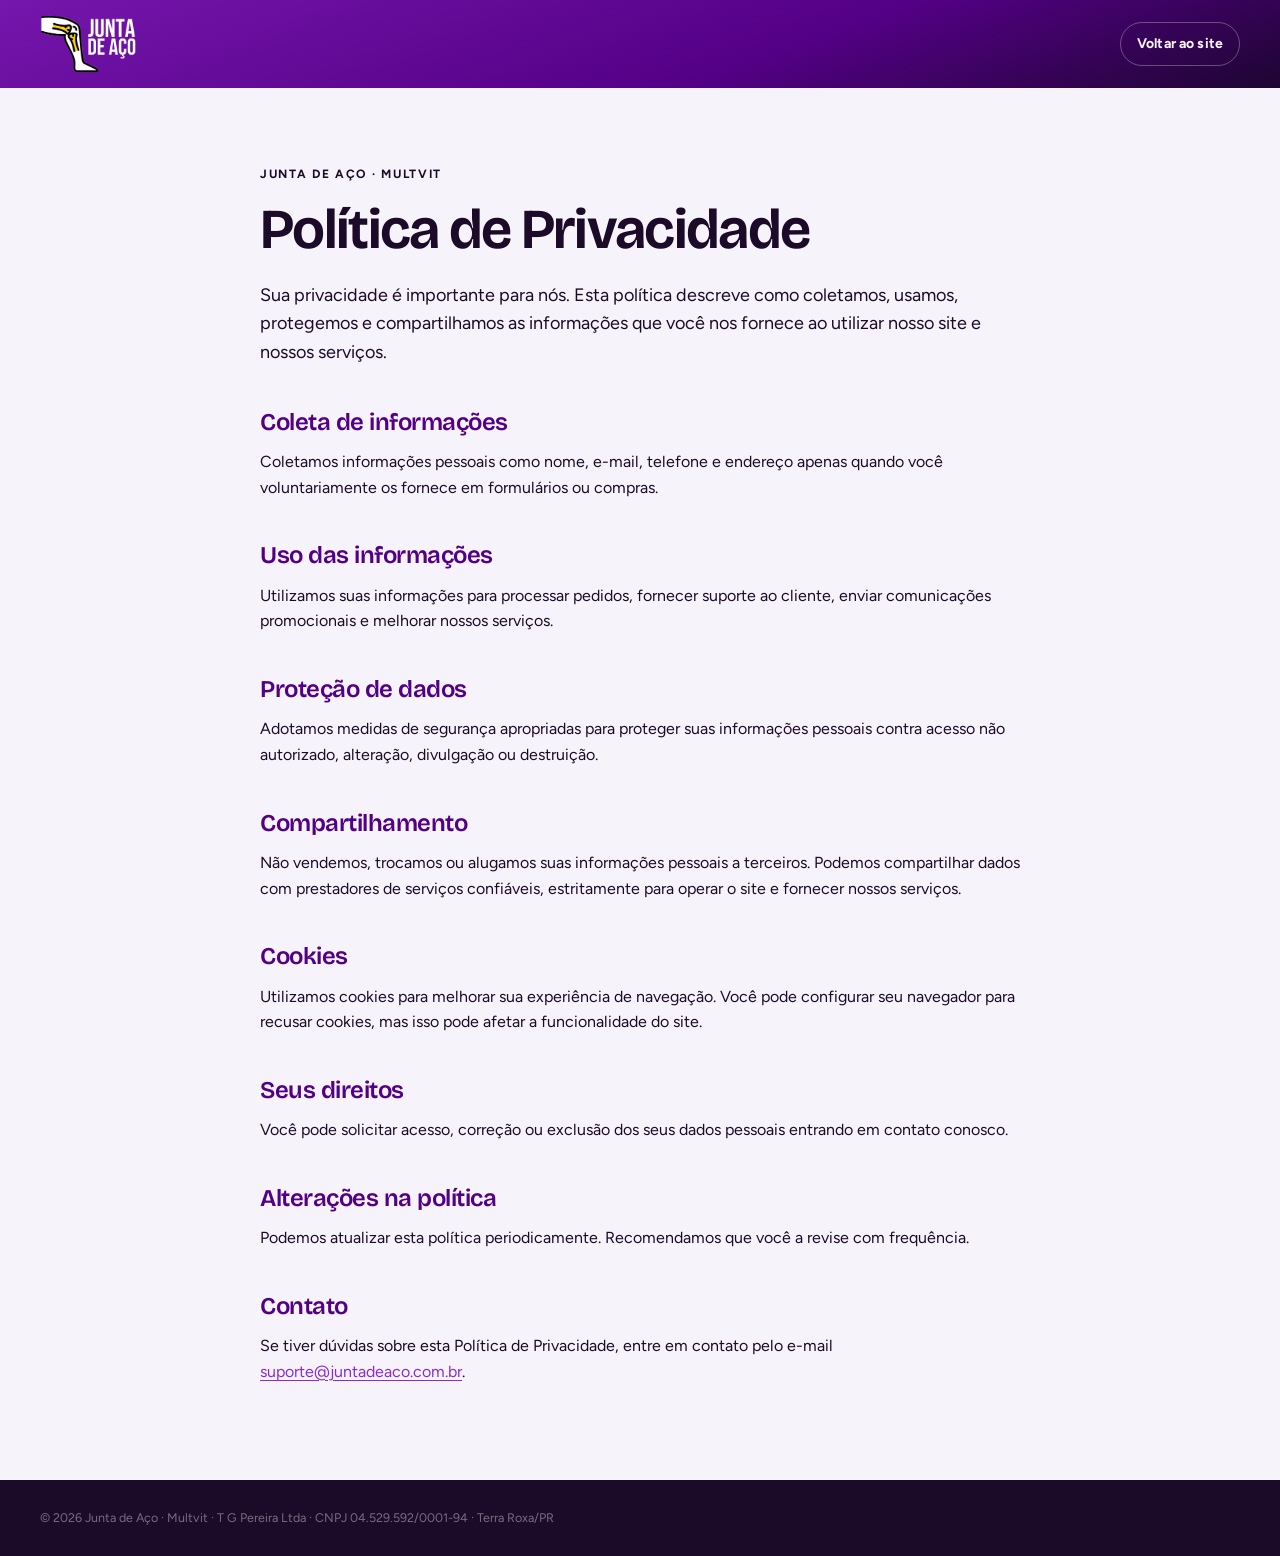
<file: politica-privacidade.html>
<!doctype html>
<html lang="pt-BR">
<head>
  <meta charset="utf-8" />
  <meta name="viewport" content="width=device-width, initial-scale=1" />
  <title>Política de Privacidade · Junta de Aço</title>
  <meta name="robots" content="noindex" />
  <meta name="theme-color" content="#540086" />
  <link rel="icon" type="image/png" href="assets/img/favicon.png" />
  <link rel="stylesheet" href="assets/css/style.css?v=3" />
</head>
<body class="legal-page">
  <header class="legal-top">
    <div class="wrap legal-top-in">
      <a href="./" aria-label="Junta de Aço, página inicial"><img src="assets/img/junta-logo-branco.webp" alt="Junta de Aço" width="520" height="314" /></a>
      <a href="./" class="btn btn-ghost btn-sm">Voltar ao site</a>
    </div>
  </header>
  <main class="wrap legal">
    <p class="kicker">Junta de Aço · Multvit</p>
    <h1 class="sec-title">Política de Privacidade</h1>
    <p class="legal-intro">Sua privacidade é importante para nós. Esta política descreve como coletamos, usamos, protegemos e compartilhamos as informações que você nos fornece ao utilizar nosso site e nossos serviços.</p>
      <h2>Coleta de informações</h2>
      <p>Coletamos informações pessoais como nome, e-mail, telefone e endereço apenas quando você voluntariamente os fornece em formulários ou compras.</p>
      <h2>Uso das informações</h2>
      <p>Utilizamos suas informações para processar pedidos, fornecer suporte ao cliente, enviar comunicações promocionais e melhorar nossos serviços.</p>
      <h2>Proteção de dados</h2>
      <p>Adotamos medidas de segurança apropriadas para proteger suas informações pessoais contra acesso não autorizado, alteração, divulgação ou destruição.</p>
      <h2>Compartilhamento</h2>
      <p>Não vendemos, trocamos ou alugamos suas informações pessoais a terceiros. Podemos compartilhar dados com prestadores de serviços confiáveis, estritamente para operar o site e fornecer nossos serviços.</p>
      <h2>Cookies</h2>
      <p>Utilizamos cookies para melhorar sua experiência de navegação. Você pode configurar seu navegador para recusar cookies, mas isso pode afetar a funcionalidade do site.</p>
      <h2>Seus direitos</h2>
      <p>Você pode solicitar acesso, correção ou exclusão dos seus dados pessoais entrando em contato conosco.</p>
      <h2>Alterações na política</h2>
      <p>Podemos atualizar esta política periodicamente. Recomendamos que você a revise com frequência.</p>
      <h2>Contato</h2>
      <p>Se tiver dúvidas sobre esta Política de Privacidade, entre em contato pelo e-mail <a href="mailto:suporte@juntadeaco.com.br">suporte@juntadeaco.com.br</a>.</p>
  </main>
  <footer class="footer legal-foot">
    <div class="wrap f-legal">
      <p>© 2026 Junta de Aço · Multvit · T G Pereira Ltda · CNPJ 04.529.592/0001-94 · Terra Roxa/PR</p>
    </div>
  </footer>
</body>
</html>
</file>
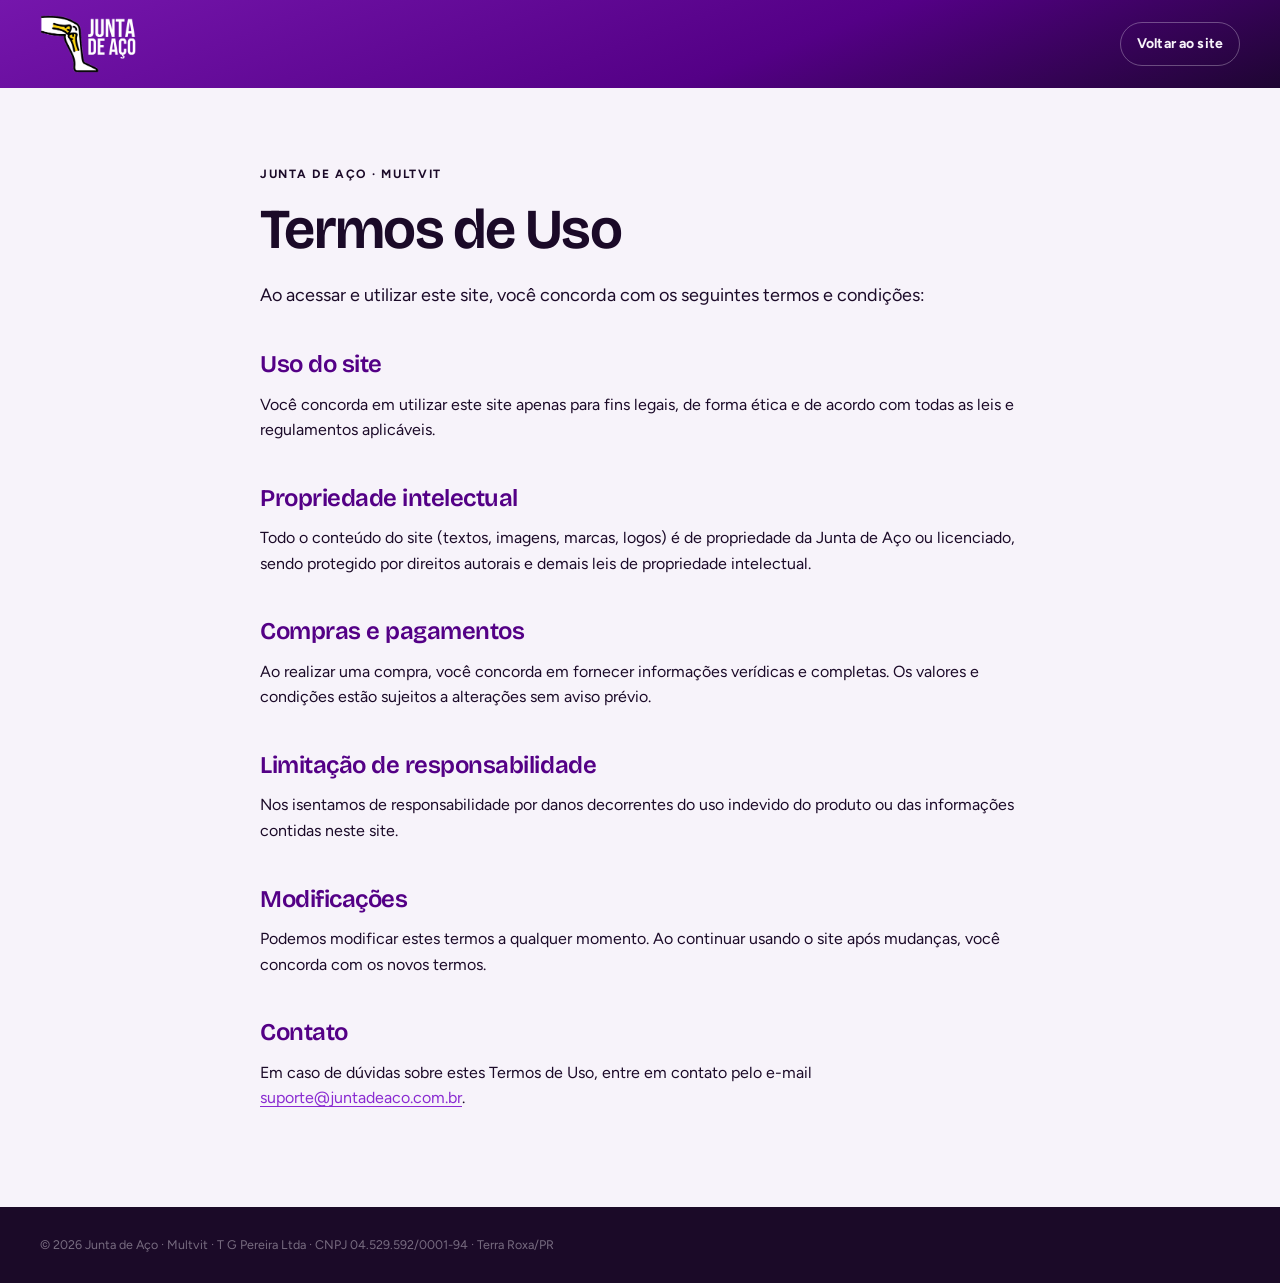
<file: termos-de-uso.html>
<!doctype html>
<html lang="pt-BR">
<head>
  <meta charset="utf-8" />
  <meta name="viewport" content="width=device-width, initial-scale=1" />
  <title>Termos de Uso · Junta de Aço</title>
  <meta name="robots" content="noindex" />
  <meta name="theme-color" content="#540086" />
  <link rel="icon" type="image/png" href="assets/img/favicon.png" />
  <link rel="stylesheet" href="assets/css/style.css?v=3" />
</head>
<body class="legal-page">
  <header class="legal-top">
    <div class="wrap legal-top-in">
      <a href="./" aria-label="Junta de Aço, página inicial"><img src="assets/img/junta-logo-branco.webp" alt="Junta de Aço" width="520" height="314" /></a>
      <a href="./" class="btn btn-ghost btn-sm">Voltar ao site</a>
    </div>
  </header>
  <main class="wrap legal">
    <p class="kicker">Junta de Aço · Multvit</p>
    <h1 class="sec-title">Termos de Uso</h1>
    <p class="legal-intro">Ao acessar e utilizar este site, você concorda com os seguintes termos e condições:</p>
      <h2>Uso do site</h2>
      <p>Você concorda em utilizar este site apenas para fins legais, de forma ética e de acordo com todas as leis e regulamentos aplicáveis.</p>
      <h2>Propriedade intelectual</h2>
      <p>Todo o conteúdo do site (textos, imagens, marcas, logos) é de propriedade da Junta de Aço ou licenciado, sendo protegido por direitos autorais e demais leis de propriedade intelectual.</p>
      <h2>Compras e pagamentos</h2>
      <p>Ao realizar uma compra, você concorda em fornecer informações verídicas e completas. Os valores e condições estão sujeitos a alterações sem aviso prévio.</p>
      <h2>Limitação de responsabilidade</h2>
      <p>Nos isentamos de responsabilidade por danos decorrentes do uso indevido do produto ou das informações contidas neste site.</p>
      <h2>Modificações</h2>
      <p>Podemos modificar estes termos a qualquer momento. Ao continuar usando o site após mudanças, você concorda com os novos termos.</p>
      <h2>Contato</h2>
      <p>Em caso de dúvidas sobre estes Termos de Uso, entre em contato pelo e-mail <a href="mailto:suporte@juntadeaco.com.br">suporte@juntadeaco.com.br</a>.</p>
  </main>
  <footer class="footer legal-foot">
    <div class="wrap f-legal">
      <p>© 2026 Junta de Aço · Multvit · T G Pereira Ltda · CNPJ 04.529.592/0001-94 · Terra Roxa/PR</p>
    </div>
  </footer>
</body>
</html>
</file>
<file: assets/css/style.css>
/* =========================================================
   Junta de Aço · Multvit — Landing page
   Direção: mesma base do Fiber SE7E, paleta Violeta + Sol
   ========================================================= */

/* Fontes locais (latin) */
@font-face { font-family: "Bricolage Grotesque"; font-style: normal; font-weight: 200 800; font-stretch: 75% 100%; font-display: swap; src: url(../fonts/bricolage-grotesque-latin-opsz-normal.woff2) format("woff2"); }
@font-face { font-family: "Figtree"; font-style: normal; font-weight: 300 900; font-display: swap; src: url(../fonts/figtree-latin-wght-normal.woff2) format("woff2"); }

:root {
  /* Paleta (cada cor tem a versão RGB para transparências) */
  --deep: #1e0532;      --deep-rgb: 30, 5, 50;
  --violet: #540086;    --violet-rgb: 84, 0, 134;     /* cor do logo */
  --violet-2: #7516ac;  --violet-2-rgb: 117, 22, 172; /* cor do selo redondo */
  --orchid: #8a2bd1;    --orchid-rgb: 138, 43, 209;
  --lilac: #cfa8f5;     --lilac-rgb: 207, 168, 245;
  --mist: #efe4fb;
  --sun: #f7ca16;       --sun-rgb: 247, 202, 22;      /* amarelo do rótulo e da Multvit */
  --sun-d: #dcae00;
  --sun-ink: #6b5200;
  --ember: #ff8a5c;     --ember-rgb: 255, 138, 92;    /* brilho do joelho no rótulo */
  --cream: #f7f3fa;     --cream-rgb: 247, 243, 250;
  --paper: #fffcff;
  --ink: #1b0a28;       --ink-rgb: 27, 10, 40;
  --muted: #625372;
  --line: rgba(var(--ink-rgb), 0.1);
  --line-d: rgba(var(--cream-rgb), 0.13);

  --display: "Bricolage Grotesque", "Figtree", system-ui, sans-serif;
  --sans: "Figtree", system-ui, -apple-system, "Segoe UI", Roboto, sans-serif;
  --label: "Figtree", system-ui, sans-serif;

  --ease: cubic-bezier(0.2, 0.8, 0.2, 1);
  --ease-out: cubic-bezier(0.16, 1, 0.3, 1);
  --r: 22px;
  --nav-h: 76px;

  /* Chat n8n (assistente) com as cores da marca */
  --chat--color--primary: var(--violet-2);
  --chat--color--primary-shade-50: var(--violet);
  --chat--color--primary--shade-100: var(--deep);
  --chat--color--secondary: var(--sun);
  --chat--color-secondary-shade-50: var(--sun-d);
  --chat--toggle--background: var(--violet-2);
  --chat--toggle--hover--background: var(--violet);
  --chat--toggle--active--background: var(--violet);
  --chat--toggle--color: #fff;
  --chat--header--background: var(--violet);
  --chat--header--color: #fff;
  --chat--message--user--background: var(--violet-2);
  --chat--font-family: var(--sans);
  --chat--window--z-index: 96;
}

*, *::before, *::after { box-sizing: border-box; margin: 0; padding: 0; }
html { scroll-behavior: smooth; scroll-padding-top: calc(var(--nav-h) + 8px); overflow-x: clip; }
body {
  font-family: var(--sans); font-size: 16px; line-height: 1.6; color: var(--ink); background: var(--cream);
  -webkit-font-smoothing: antialiased; text-rendering: optimizeLegibility;
}
img, svg { display: block; max-width: 100%; }
a { color: inherit; text-decoration: none; }
button { font: inherit; color: inherit; background: none; border: 0; cursor: pointer; }
ul, ol { list-style: none; }
:focus-visible { outline: 3px solid var(--sun); outline-offset: 3px; border-radius: 6px; }
::selection { background: var(--sun); color: var(--violet); }

.wrap { width: min(1200px, 100% - 40px); margin-inline: auto; }
.sr-only { position: absolute; width: 1px; height: 1px; overflow: hidden; clip: rect(0 0 0 0); white-space: nowrap; }
.skip { position: fixed; left: 16px; top: -60px; z-index: 200; background: var(--sun); color: var(--violet); padding: 10px 16px; border-radius: 10px; font-weight: 700; }
.skip:focus { top: 16px; }
svg use { pointer-events: none; }

/* ---------- Tipografia ---------- */
.sec-title, .hero-title, .final-title {
  font-family: var(--display); font-weight: 650; letter-spacing: -0.03em; font-optical-sizing: auto;
}
.sec-title { font-size: clamp(34px, 4.4vw, 60px); line-height: 1; max-width: 17ch; }
.sec-sub { color: var(--muted); font-size: clamp(16px, 1.3vw, 18px); max-width: 44ch; }
.dark .sec-sub { color: rgba(var(--cream-rgb), 0.68); }

.kicker {
  display: inline-flex; align-items: center; gap: 12px; margin-bottom: 18px;
  font-family: var(--label); font-size: 12px; font-weight: 700; letter-spacing: 0.14em; text-transform: uppercase; color: var(--orchid);
}
.kicker span { display: inline-grid; place-items: center; min-width: 30px; height: 22px; padding: 0 7px; border-radius: 99px; border: 1px solid currentColor; font-size: 11px; }
.dark .kicker, .kicker-light { color: var(--sun); }

.eyebrow {
  display: inline-flex; align-items: center; gap: 10px; margin-bottom: 22px; padding: 7px 14px 7px 10px; border-radius: 99px;
  font-family: var(--label); font-size: 12px; letter-spacing: 0.12em; text-transform: uppercase; color: var(--cream);
  background: rgba(var(--cream-rgb), 0.08); border: 1px solid var(--line-d);
}
.eyebrow-dot { width: 8px; height: 8px; border-radius: 50%; background: var(--sun); box-shadow: 0 0 0 4px rgba(var(--sun-rgb), 0.2); }

/* ---------- Botões ---------- */
.btn {
  position: relative; isolation: isolate; display: inline-flex; align-items: center; justify-content: center; gap: 10px;
  padding: 15px 24px; border-radius: 999px; font-weight: 700; font-size: 15px; letter-spacing: 0.01em; white-space: nowrap;
  transition: transform 0.3s var(--ease), box-shadow 0.3s var(--ease), background-color 0.3s, color 0.3s, border-color 0.3s;
}
.btn svg { width: 18px; height: 18px; flex-shrink: 0; transition: transform 0.3s var(--ease); }
.btn:hover svg { transform: translateX(4px); }
.btn:active { transform: scale(0.97); }
.btn-lg { padding: 19px 30px; font-size: 16px; }
.btn-sm { padding: 10px 16px; font-size: 14px; }
.btn-block { width: 100%; white-space: normal; }

.btn-sun { background: var(--sun); color: var(--violet); box-shadow: 0 1px 0 rgba(255, 255, 255, 0.5) inset, 0 -3px 0 rgba(0, 0, 0, 0.1) inset, 0 16px 40px -14px rgba(var(--sun-rgb), 0.7); }
.btn-sun:hover { transform: translateY(-3px); box-shadow: 0 1px 0 rgba(255, 255, 255, 0.5) inset, 0 -3px 0 rgba(0, 0, 0, 0.1) inset, 0 24px 50px -14px rgba(var(--sun-rgb), 0.85); }
.btn-ghost { color: var(--cream); border: 1px solid rgba(var(--cream-rgb), 0.3); }
.btn-ghost:hover { border-color: var(--cream); background: rgba(var(--cream-rgb), 0.07); }
.btn-outline { color: var(--violet); border: 1.5px solid var(--violet); }
.btn-outline:hover { background: var(--violet); color: var(--cream); transform: translateY(-2px); }
.btn-wa { background: #25d366; color: #052e14; }
.btn-wa:hover { transform: translateY(-2px); box-shadow: 0 16px 30px -12px rgba(37, 211, 102, 0.7); }

.shine { position: absolute; inset: 0; border-radius: inherit; overflow: hidden; z-index: -1; pointer-events: none; }
.shine::before {
  content: ""; position: absolute; top: 0; left: -70%; width: 40%; height: 100%;
  background: linear-gradient(110deg, transparent, rgba(255, 255, 255, 0.75), transparent); transform: skewX(-22deg);
  animation: sweep 3.6s ease-in-out infinite;
}
@keyframes sweep { 0% { left: -70%; } 55%, 100% { left: 135%; } }

/* ---------- Header ---------- */
.nav { position: fixed; inset: 0 0 auto; z-index: 100; transition: transform 0.45s var(--ease-out), background-color 0.4s, border-color 0.4s, box-shadow 0.4s; border-bottom: 1px solid transparent; }
.nav-in { height: var(--nav-h); display: flex; align-items: center; gap: 28px; }
.nav-logo { position: relative; width: 104px; flex-shrink: 0; }
.nav-logo img, .nav-by img { width: 100%; height: auto; transition: opacity 0.35s; }
.nav-logo .logo-on-light { position: absolute; inset: 0; opacity: 0; }
/* "um produto Multvit": detalhe discreto ao lado do logo */
.nav-by { position: relative; display: inline-flex; flex-direction: column; gap: 2px; margin-left: -10px; padding-left: 16px; border-left: 1px solid rgba(var(--cream-rgb), 0.22); transition: border-color 0.35s; }
.nav-by span { font-family: var(--label); font-size: 9.5px; font-weight: 600; letter-spacing: 0.14em; text-transform: uppercase; color: rgba(var(--cream-rgb), 0.6); transition: color 0.35s; }
.nav-by img { width: 74px; }
.nav-by .logo-on-light { position: absolute; left: 16px; bottom: 0; width: 74px; opacity: 0; }
.nav.is-solid .nav-by { border-color: var(--line); }
.nav.is-solid .nav-by span { color: var(--muted); }

.nav-links { display: flex; gap: 28px; margin-left: auto; font-size: 14px; font-weight: 600; color: rgba(var(--cream-rgb), 0.82); }
.nav-links a { position: relative; padding: 6px 0; transition: color 0.25s; }
.nav-links a::after { content: ""; position: absolute; left: 0; right: 0; bottom: 0; height: 1.5px; background: currentColor; transform: scaleX(0); transform-origin: right; transition: transform 0.35s var(--ease); }
.nav-links a:hover { color: var(--cream); }
.nav-links a:hover::after { transform: scaleX(1); transform-origin: left; }
.nav-burger { display: none; width: 44px; height: 44px; margin-left: auto; place-content: center; gap: 6px; }
.nav-burger span { display: block; width: 22px; height: 2px; border-radius: 2px; background: var(--cream); transition: transform 0.35s var(--ease), background 0.3s; }
.nav-burger[aria-expanded="true"] span:first-child { transform: translateY(4px) rotate(45deg); }
.nav-burger[aria-expanded="true"] span:last-child { transform: translateY(-4px) rotate(-45deg); }

.nav.is-solid { background: rgba(var(--cream-rgb), 0.88); -webkit-backdrop-filter: blur(16px) saturate(1.4); backdrop-filter: blur(16px) saturate(1.4); border-color: var(--line); }
.nav.is-solid .logo-on-dark { opacity: 0; }
.nav.is-solid .logo-on-light { opacity: 1; }
.nav.is-solid .nav-links { color: var(--muted); }
.nav.is-solid .nav-links a:hover { color: var(--violet); }
.nav.is-solid .nav-burger span { background: var(--violet); }
.nav.is-hidden { transform: translateY(-100%); }

.menu { padding: 8px 20px 24px; display: grid; gap: 2px; background: var(--cream); border-top: 1px solid var(--line); }
.menu[hidden] { display: none; }
.menu a { padding: 14px 4px; font-family: var(--display); font-weight: 600; letter-spacing: -0.02em; font-size: 24px; color: var(--violet); border-bottom: 1px solid var(--line); }

/* ---------- Seções escuras ---------- */
.dark { position: relative; background: var(--violet); color: var(--cream); overflow: hidden; }
.noise { position: absolute; inset: 0; pointer-events: none; opacity: 0.06; mix-blend-mode: overlay;
  background-image: url("data:image/svg+xml,%3Csvg xmlns='http://www.w3.org/2000/svg' width='160' height='160'%3E%3Cfilter id='n'%3E%3CfeTurbulence type='fractalNoise' baseFrequency='.85' numOctaves='3' stitchTiles='stitch'/%3E%3C/filter%3E%3Crect width='100%25' height='100%25' filter='url(%23n)'/%3E%3C/svg%3E"); }
.fibers { position: absolute; inset: 0; width: 100%; height: 100%; pointer-events: none; z-index: 0; }

/* ---------- HERO ---------- */
.hero {
  min-height: 100vh; min-height: 100svh; display: flex; align-items: center; padding: calc(var(--nav-h) + 32px) 0 72px;
  background:
    radial-gradient(ellipse 55% 60% at 74% 48%, rgba(var(--orchid-rgb), 0.55), transparent 70%),
    radial-gradient(ellipse 50% 50% at 0% 100%, rgba(var(--lilac-rgb), 0.16), transparent 70%),
    linear-gradient(160deg, var(--violet-2) 0%, var(--violet) 45%, var(--deep) 100%);
}
/* Marca d'água: a perna do logo, grande e quase invisível */
.hero-mark { position: absolute; left: -8vw; bottom: -10vw; width: 62vw; opacity: 0.05; pointer-events: none; transform: rotate(-8deg); filter: grayscale(1) brightness(3); }
.hero-grid { position: relative; z-index: 1; display: grid; grid-template-columns: 1.05fr 0.95fr; gap: 40px; align-items: center; }

.hero-title { font-size: clamp(48px, 6.4vw, 96px); line-height: 0.94; color: var(--cream); margin-bottom: 28px; }
.hero-title .row { display: block; overflow: hidden; padding: 0 0.08em 0.14em; margin: 0 -0.08em -0.14em; }
.hero-title .w { display: inline-block; will-change: transform; }
.hero-title .em { color: var(--sun); }
.hero-lead { max-width: 52ch; font-size: clamp(16px, 1.35vw, 18.5px); color: rgba(var(--cream-rgb), 0.76); margin-bottom: 34px; }
.hero-lead strong { color: var(--cream); font-weight: 700; }
.hero-ctas { display: flex; flex-wrap: wrap; gap: 12px; }
.hero-trust { display: flex; flex-wrap: wrap; gap: 10px 24px; margin-top: 30px; font-size: 13.5px; color: rgba(var(--cream-rgb), 0.66); }
.hero-trust li { display: inline-flex; align-items: center; gap: 8px; }
.hero-trust svg { width: 18px; height: 18px; color: var(--sun); }

.hero-visual { position: relative; width: min(600px, 100%); aspect-ratio: 1; margin-inline: auto; perspective: 1400px; }
.hv-stage { position: absolute; inset: 0; transform-style: preserve-3d; transition: transform 0.6s var(--ease-out); will-change: transform; }
.hv-halo { position: absolute; left: 50%; top: 52%; width: 74%; height: 74%; translate: -50% -50%; border-radius: 50%;
  background: radial-gradient(circle, rgba(var(--cream-rgb), 0.24) 0%, rgba(var(--sun-rgb), 0.18) 30%, rgba(var(--ember-rgb), 0.1) 48%, transparent 70%); animation: breathe 6s ease-in-out infinite; }
@keyframes breathe { 0%, 100% { opacity: 0.75; scale: 1; } 50% { opacity: 1; scale: 1.06; } }
.hv-ring { position: absolute; inset: 0; animation: spin 60s linear infinite; }
.hv-ring text { font-family: var(--label); font-size: 4.2px; letter-spacing: 1.1px; fill: rgba(var(--cream-rgb), 0.48); text-transform: uppercase; }
@keyframes spin { to { transform: rotate(360deg); } }
.hv-orbit { position: absolute; inset: 9%; border-radius: 50%; border: 1px dashed rgba(var(--cream-rgb), 0.18); animation: spin 18s linear infinite reverse; }
.hv-orbit span { position: absolute; top: -4px; left: 50%; width: 8px; height: 8px; margin-left: -4px; border-radius: 50%; background: var(--sun); box-shadow: 0 0 12px 3px rgba(var(--sun-rgb), 0.7); }
.hv-product { position: absolute; left: 50%; top: 52%; width: 44%; translate: -50% -50%; transform: translateZ(60px); }
.hv-product img { width: 100%; height: auto; filter: drop-shadow(0 50px 44px rgba(0, 0, 0, 0.45)) drop-shadow(0 12px 18px rgba(0, 0, 0, 0.3)); animation: float 7s ease-in-out infinite; }
@keyframes float { 0%, 100% { transform: translateY(0); } 50% { transform: translateY(-14px); } }
.hv-glare { position: absolute; inset: 6% 4%; pointer-events: none; mix-blend-mode: soft-light; border-radius: 40px;
  background: radial-gradient(circle at var(--gx, 35%) var(--gy, 25%), rgba(255, 255, 255, 0.7), transparent 50%); opacity: 0; transition: opacity 0.4s; }
.hero-visual:hover .hv-glare { opacity: 1; }

.hero-scroll { position: absolute; left: 50%; bottom: 24px; z-index: 2; width: 26px; height: 42px; margin-left: -13px; border-radius: 99px; border: 1.5px solid rgba(var(--cream-rgb), 0.35); }
.hero-scroll span { position: absolute; left: 50%; top: 8px; width: 4px; height: 8px; margin-left: -2px; border-radius: 4px; background: var(--sun); animation: wheel 2s var(--ease) infinite; }
@keyframes wheel { 0% { opacity: 0; transform: translateY(0); } 30% { opacity: 1; } 100% { opacity: 0; transform: translateY(14px); } }

/* ---------- Marquee ---------- */
.marquee { overflow: hidden; background: var(--sun); color: var(--violet); padding: 16px 0; border-block: 1px solid rgba(var(--violet-rgb), 0.15); }
.marquee-track { display: flex; width: max-content; animation: marquee 38s linear infinite; }
.marquee:hover .marquee-track { animation-play-state: paused; }
.marquee-track span { display: inline-flex; align-items: center; gap: 32px; padding-right: 32px; font-family: var(--display); font-weight: 600; letter-spacing: -0.01em; font-size: clamp(17px, 1.6vw, 21px); white-space: nowrap; }
/* separador: cápsula */
.marquee-track span::after { content: ""; width: 20px; height: 9px; border-radius: 9px; background: linear-gradient(90deg, var(--violet) 50%, transparent 50%); border: 1.5px solid var(--violet); transform: rotate(-30deg); }
@keyframes marquee { to { transform: translateX(-50%); } }

/* ---------- Números ---------- */
.proof { background: var(--paper); border-bottom: 1px solid var(--line); }
.proof-grid { display: grid; grid-template-columns: repeat(4, 1fr); }
.proof-item { display: flex; flex-direction: column; align-items: center; gap: 4px; padding: 44px 16px; text-align: center; }
.proof-item + .proof-item { border-left: 1px solid var(--line); }
.proof-item strong { display: inline-flex; align-items: baseline; gap: 6px; font-family: var(--display); font-weight: 620; font-size: clamp(40px, 4.4vw, 58px); line-height: 1; color: var(--violet); letter-spacing: -0.03em; font-variant-numeric: tabular-nums; }
.proof-item > span { font-size: 14px; color: var(--muted); }

/* ---------- Seção padrão ---------- */
.section { padding: clamp(88px, 11vw, 150px) 0; position: relative; }
.sec-head { margin-bottom: clamp(44px, 6vw, 72px); }
.sec-head-split { display: flex; justify-content: space-between; align-items: flex-end; gap: 40px; flex-wrap: wrap; }
.sec-head-center { text-align: center; display: flex; flex-direction: column; align-items: center; }
.sec-head-center .sec-title { margin-inline: auto; }
.sec-head-center .sec-sub { margin-top: 18px; }

/* split de título (palavras) */
.split .sw { display: inline-block; overflow: hidden; vertical-align: top; padding: 0 0.06em 0.12em; margin: 0 -0.06em -0.12em; }
.split .sw > span { display: inline-block; will-change: transform; }

/* ---------- Problema ---------- */
.problem { background: var(--cream); }
.problem-grid { display: grid; grid-template-columns: repeat(3, 1fr); gap: 20px; }
.pcard { position: relative; padding: 34px 30px 36px; background: var(--paper); border: 1px solid var(--line); border-radius: var(--r); transition: transform 0.5s var(--ease-out), box-shadow 0.5s var(--ease-out), border-color 0.4s; }
.pcard:hover { transform: translateY(-6px); box-shadow: 0 30px 50px -30px rgba(var(--violet-rgb), 0.35); border-color: rgba(var(--ember-rgb), 0.45); }
.pcard-n { font-weight: 650; display: inline-grid; place-items: center; width: 40px; height: 40px; margin-bottom: 26px; border-radius: 50%; background: var(--cream); font-family: var(--display); font-size: 20px; color: var(--orchid); transition: background 0.4s, color 0.4s, box-shadow 0.4s; }
.pcard:hover .pcard-n { background: var(--ember); color: #fff; box-shadow: 0 0 0 6px rgba(var(--ember-rgb), 0.18); }
.pcard h3 { font-family: var(--display); font-weight: 620; font-size: 26px; letter-spacing: -0.02em; line-height: 1.1; margin-bottom: 10px; }
.pcard p { color: var(--muted); }
.problem-bridge { margin-top: 56px; max-width: 44ch; font-family: var(--display); font-weight: 500; font-size: clamp(22px, 2.4vw, 32px); line-height: 1.3; letter-spacing: -0.015em; }
.problem-bridge em { color: var(--orchid); font-style: normal; font-weight: 650; }

/* ---------- Benefícios ---------- */
.benefits { background: linear-gradient(180deg, var(--violet) 0%, var(--deep) 100%); }
.ben-grid { display: grid; grid-template-columns: repeat(3, 1fr); border-top: 1px solid var(--line-d); border-left: 1px solid var(--line-d); }
.bcard { position: relative; padding: 40px 34px 44px; border-right: 1px solid var(--line-d); border-bottom: 1px solid var(--line-d); overflow: hidden; transition: background-color 0.5s; }
.bcard::before { content: ""; position: absolute; left: 0; right: 0; bottom: 0; height: 3px; background: var(--sun); transform: scaleX(0); transform-origin: left; transition: transform 0.6s var(--ease-out); }
.bcard:hover { background: rgba(var(--cream-rgb), 0.04); }
.bcard:hover::before { transform: scaleX(1); }
.bcard-ic { display: grid; place-items: center; width: 52px; height: 52px; margin-bottom: 28px; border-radius: 16px; background: rgba(var(--lilac-rgb), 0.15); color: var(--lilac); transition: transform 0.5s var(--ease-out), background 0.4s, color 0.4s; }
.bcard-ic svg { width: 26px; height: 26px; }
.bcard:hover .bcard-ic { transform: rotate(-8deg) scale(1.06); background: var(--sun); color: var(--violet); }
.bcard h3 { font-family: var(--display); font-weight: 620; font-size: 25px; letter-spacing: -0.02em; margin-bottom: 10px; }
.bcard p { color: rgba(var(--cream-rgb), 0.66); font-size: 15.5px; }

/* ---------- Composição: os ativos em volta do pote ---------- */
.compo { background: radial-gradient(ellipse 40% 50% at 50% 58%, rgba(var(--lilac-rgb), 0.28), transparent 70%), var(--cream); }
.formula { display: grid; grid-template-columns: 1fr minmax(240px, 300px) 1fr; gap: 56px; align-items: center; }
.fx-col { display: grid; gap: 22px; }
.fx { position: relative; display: flex; gap: 20px; align-items: flex-start; padding: 26px 26px 28px; border-radius: var(--r); background: var(--paper); border: 1px solid var(--line); box-shadow: 0 24px 50px -40px rgba(var(--violet-rgb), 0.5); transition: transform 0.5s var(--ease-out), box-shadow 0.5s var(--ease-out), border-color 0.4s; }
.fx:hover { transform: translateY(-4px); border-color: rgba(var(--orchid-rgb), 0.35); box-shadow: 0 30px 60px -36px rgba(var(--violet-rgb), 0.55); }
/* linha que liga cada ativo ao pote */
.fx::before { content: ""; position: absolute; top: 50%; width: 56px; height: 0; border-top: 1.5px dashed rgba(var(--orchid-rgb), 0.45); }
.fx::after { content: ""; position: absolute; top: 50%; width: 9px; height: 9px; margin-top: -4px; border-radius: 50%; background: var(--sun); box-shadow: 0 0 0 4px rgba(var(--sun-rgb), 0.25); }
.fx-left .fx { flex-direction: row-reverse; text-align: right; }
.fx-left .fx::before { left: 100%; }
.fx-left .fx::after { left: calc(100% + 52px); }
.fx-right .fx::before { right: 100%; }
.fx-right .fx::after { right: calc(100% + 52px); }
.fx-ic { flex-shrink: 0; display: grid; place-items: center; width: 58px; height: 58px; border-radius: 18px; background: var(--mist); color: var(--violet); transition: transform 0.5s var(--ease-out); }
.fx:hover .fx-ic { transform: rotate(-6deg) scale(1.05); }
.fx-ic svg { width: 30px; height: 30px; }
.fx-ic-mg { position: relative; font-family: var(--display); font-weight: 700; font-size: 22px; letter-spacing: -0.02em; border: 1.5px solid rgba(var(--violet-rgb), 0.25); }
.fx-ic-mg small { position: absolute; top: 5px; left: 7px; font-family: var(--label); font-size: 9px; font-weight: 700; color: var(--muted); }
.fx-ic-vit { display: flex; gap: 0; }
.fx-ic-vit b { display: grid; place-items: center; width: 28px; height: 28px; border-radius: 50%; font-family: var(--display); font-size: 15px; background: var(--violet); color: var(--sun); border: 2px solid var(--mist); }
.fx-ic-vit b + b { margin-left: -7px; background: var(--sun); color: var(--violet); }
.fx-star .fx-ic { background: var(--violet); color: var(--sun); box-shadow: 0 14px 28px -12px rgba(var(--violet-rgb), 0.7); }
.fx-star { border-color: rgba(var(--sun-rgb), 0.6); background: linear-gradient(180deg, #fffbe9, var(--paper) 60%); }
.fx-role { font-family: var(--label); font-size: 11.5px; font-weight: 700; letter-spacing: 0.1em; text-transform: uppercase; color: var(--orchid); margin-bottom: 6px; }
.fx-star .fx-role { color: var(--sun-ink); }
.fx h3 { font-family: var(--display); font-weight: 620; font-size: 26px; letter-spacing: -0.02em; line-height: 1.1; margin-bottom: 8px; }
.fx-body > p:last-child { color: var(--muted); font-size: 15px; }

.fx-center { position: relative; display: grid; place-items: center; aspect-ratio: 0.78; }
.fx-disc { position: absolute; width: 100%; aspect-ratio: 1; border-radius: 50%; background: radial-gradient(circle at 40% 30%, var(--violet-2), var(--violet) 55%, var(--deep)); box-shadow: 0 50px 80px -40px rgba(var(--violet-rgb), 0.8); }
.fx-ring { position: absolute; aspect-ratio: 1; border-radius: 50%; }
.fx-ring-1 { width: 118%; border: 1px solid rgba(var(--orchid-rgb), 0.22); }
.fx-ring-2 { width: 136%; border: 1px dashed rgba(var(--orchid-rgb), 0.3); animation: spin 40s linear infinite; }
.fx-ring-2 span { position: absolute; top: 50%; left: -5px; width: 10px; height: 10px; margin-top: -5px; border-radius: 50%; background: var(--sun); box-shadow: 0 0 10px 2px rgba(var(--sun-rgb), 0.6); }
.fx-center img { position: relative; width: 62%; height: auto; filter: drop-shadow(0 30px 30px rgba(0, 0, 0, 0.4)); animation: float 7s ease-in-out infinite; }
.fx-pill { position: absolute; bottom: 2%; left: 50%; translate: -50% 0; display: inline-flex; align-items: center; gap: 6px; padding: 9px 16px; border-radius: 99px; background: var(--sun); color: var(--violet); font-size: 13.5px; font-weight: 700; white-space: nowrap; box-shadow: 0 16px 30px -12px rgba(var(--sun-rgb), 0.8); }
.fx-pill b { font-family: var(--display); font-size: 18px; line-height: 1; }

.fx-facts { display: flex; flex-wrap: wrap; justify-content: center; gap: 10px 12px; margin-top: 56px; }
.fx-facts li { display: inline-flex; align-items: center; gap: 8px; padding: 10px 16px; border-radius: 99px; background: var(--paper); border: 1px solid var(--line); font-size: 14px; font-weight: 600; color: var(--ink); }
.fx-facts svg { width: 17px; height: 17px; color: var(--orchid); }

/* ---------- Jornada (sticky) ---------- */
.detail { background: var(--paper); }
.detail-grid { display: grid; grid-template-columns: 1fr 1fr; gap: clamp(40px, 6vw, 96px); }
.detail-stage { position: relative; }
.ds-inner { position: sticky; top: calc(var(--nav-h) + 4vh); height: min(78vh, 680px); display: grid; place-items: center; }
.ds-disc { position: absolute; width: 88%; aspect-ratio: 1; border-radius: 50%; background: radial-gradient(circle at 40% 35%, var(--mist) 0%, var(--cream) 55%, rgba(var(--cream-rgb), 0) 72%); }
.ds-disc::after { content: ""; position: absolute; inset: 6%; border-radius: 50%; border: 1px solid rgba(var(--orchid-rgb), 0.2); }
.ds-img { position: relative; width: 46%; height: auto; filter: drop-shadow(0 40px 40px rgba(var(--violet-rgb), 0.28)); }
.ds-badge {
  position: absolute; right: 2%; bottom: 14%; display: flex; flex-direction: column; align-items: flex-start; min-width: 190px;
  padding: 18px 22px; border-radius: 20px; background: var(--violet); color: var(--cream); box-shadow: 0 30px 50px -24px rgba(var(--violet-rgb), 0.7);
}
.ds-badge-k { font-family: var(--label); font-size: 11px; letter-spacing: 0.14em; text-transform: uppercase; color: var(--lilac); }
.ds-badge-v { font-weight: 650; font-family: var(--display); font-size: 46px; line-height: 1.05; color: var(--sun); letter-spacing: -0.03em; white-space: nowrap; }
.ds-badge-l { font-size: 14px; color: rgba(var(--cream-rgb), 0.82); }
.ds-badge.swap > * { animation: badgeIn 0.6s var(--ease-out); }
@keyframes badgeIn { from { opacity: 0; transform: translateY(10px); } to { opacity: 1; transform: none; } }

.detail-steps { position: relative; padding-left: 64px; }
.trail { position: absolute; left: 0; top: 0; width: 40px; height: 100%; overflow: visible; }
.trail path { fill: none; stroke-linecap: round; }
.trail-bg { stroke: var(--line); stroke-width: 2; }
.trail-fg { stroke: var(--orchid); stroke-width: 3; }
.dstep { position: relative; min-height: 62vh; display: flex; flex-direction: column; justify-content: center; padding: 40px 0; opacity: 0.32; transition: opacity 0.6s var(--ease-out); }
.dstep:first-of-type { min-height: 52vh; justify-content: flex-start; padding-top: 12vh; }
.dstep.is-active { opacity: 1; }
.dstep-dot { position: absolute; left: -53px; top: 50%; width: 18px; height: 18px; margin-top: -9px; border-radius: 50%; background: var(--paper); border: 2px solid var(--line); transition: background 0.4s, border-color 0.4s, box-shadow 0.4s; }
.dstep:first-of-type .dstep-dot { top: calc(12vh + 52px); }
.dstep.is-active .dstep-dot { background: var(--sun); border-color: var(--violet); box-shadow: 0 0 0 6px rgba(var(--sun-rgb), 0.28); }
.dstep-tag { font-family: var(--label); font-size: 12px; letter-spacing: 0.12em; text-transform: uppercase; color: var(--orchid); margin-bottom: 12px; }
.dstep h3 { font-family: var(--display); font-weight: 620; font-size: clamp(28px, 3vw, 42px); line-height: 1.06; letter-spacing: -0.025em; margin-bottom: 14px; max-width: 16ch; }
.dstep p:last-child { color: var(--muted); font-size: 17px; max-width: 42ch; }
.dstep-note { padding: 0 0 20px; font-size: 13.5px; color: var(--muted); max-width: 46ch; }

/* ---------- Como usar ---------- */
.howto { background: var(--cream); }
.steps { display: grid; grid-template-columns: repeat(3, 1fr); gap: 20px; }
.step { position: relative; padding: 34px 30px 38px; border-radius: var(--r); background: var(--paper); border: 1px solid var(--line); overflow: hidden; }
.step-n { font-weight: 650; position: absolute; right: 18px; top: -18px; font-family: var(--display); font-size: 140px; line-height: 1; color: rgba(var(--violet-rgb), 0.06); pointer-events: none; }
.step-ic { display: grid; place-items: center; width: 64px; height: 64px; margin-bottom: 26px; border-radius: 50%; background: var(--violet); color: var(--sun); }
.step-ic svg { width: 30px; height: 30px; }
.step h3 { font-family: var(--display); font-weight: 620; font-size: 28px; letter-spacing: -0.02em; margin-bottom: 8px; }
.step p { color: var(--muted); }
.step p strong { color: var(--violet); }
.howto-foot { display: grid; grid-template-columns: repeat(3, auto) 1fr; align-items: center; gap: 20px 48px; margin-top: 36px; padding: 28px 34px; border-radius: var(--r); border: 1px solid var(--line); background: var(--paper); }
.hf-dose { display: flex; flex-direction: column; }
.hf-k { font-family: var(--label); font-size: 11.5px; letter-spacing: 0.12em; text-transform: uppercase; color: var(--muted); }
.hf-v { font-weight: 650; font-family: var(--display); font-size: 44px; line-height: 1.1; color: var(--violet); letter-spacing: -0.03em; font-variant-numeric: tabular-nums; }
.hf-v small { font-size: 18px; margin-left: 5px; letter-spacing: 0; }
.hf-tip { justify-self: end; max-width: 34ch; color: var(--muted); font-size: 15px; }

/* ---------- Depoimentos (vídeo) ---------- */
.testi { background: radial-gradient(ellipse 50% 70% at 85% 30%, rgba(var(--orchid-rgb), 0.45), transparent 70%), linear-gradient(170deg, var(--violet) 0%, var(--deep) 100%); }
.vid-grid { position: relative; z-index: 1; display: grid; grid-template-columns: repeat(2, 1fr); gap: 24px; }
.vcard { display: flex; flex-direction: column; gap: 14px; }
.vthumb, .vframe { position: relative; display: block; width: 100%; aspect-ratio: 16 / 9; border-radius: var(--r); overflow: hidden; background: var(--deep); box-shadow: 0 40px 70px -40px rgba(0, 0, 0, 0.8); }
.vthumb img { width: 100%; height: 100%; object-fit: cover; transition: transform 0.8s var(--ease-out), opacity 0.4s; opacity: 0.88; }
.vthumb::after { content: ""; position: absolute; inset: 0; background: linear-gradient(180deg, transparent 40%, rgba(var(--deep-rgb), 0.55)); }
.vthumb:hover img { transform: scale(1.04); opacity: 1; }
.vplay { position: absolute; left: 50%; top: 50%; z-index: 1; display: grid; place-items: center; width: 78px; height: 78px; margin: -39px 0 0 -39px; border-radius: 50%; background: var(--sun); color: var(--violet); box-shadow: 0 0 0 10px rgba(var(--sun-rgb), 0.22), 0 20px 40px -10px rgba(0, 0, 0, 0.5); transition: transform 0.4s var(--ease-out); }
.vplay svg { width: 30px; height: 30px; margin-left: 4px; }
.vthumb:hover .vplay { transform: scale(1.08); }
.vframe iframe { position: absolute; inset: 0; width: 100%; height: 100%; border: 0; }
.vcard figcaption { display: flex; align-items: center; gap: 12px; font-size: 14px; color: rgba(var(--cream-rgb), 0.7); }
.stars { display: inline-flex; gap: 2px; color: var(--sun); }
.stars svg { width: 15px; height: 15px; }
.testi-note { position: relative; z-index: 1; margin-top: 26px; font-size: 13px; color: rgba(var(--cream-rgb), 0.55); }

/* ---------- Kits ---------- */
.kits { background: var(--paper); }
.kit-grid { display: grid; grid-template-columns: repeat(3, 1fr); gap: 22px; align-items: stretch; }
.kit { position: relative; display: flex; flex-direction: column; align-items: center; text-align: center; padding: 38px 30px 32px; border-radius: 28px; background: var(--cream); border: 1px solid var(--line); transition: transform 0.5s var(--ease-out), box-shadow 0.5s var(--ease-out); }
.kit:hover { transform: translateY(-6px); box-shadow: 0 40px 60px -40px rgba(var(--violet-rgb), 0.45); }
.kit-featured {
  color: var(--cream); border: 2px solid transparent; box-shadow: 0 40px 80px -40px rgba(var(--violet-rgb), 0.85);
  background: linear-gradient(var(--violet), var(--violet)) padding-box, conic-gradient(from var(--a, 0deg), var(--sun), var(--lilac), var(--violet-2), var(--sun)) border-box;
  animation: rot 6s linear infinite;
}
@property --a { syntax: "<angle>"; initial-value: 0deg; inherits: false; }
@keyframes rot { to { --a: 360deg; } }
.kit-badge { position: absolute; top: -14px; left: 50%; translate: -50% 0; padding: 7px 16px; border-radius: 99px; background: var(--sun); color: var(--violet); font-family: var(--label); font-size: 11.5px; font-weight: 700; letter-spacing: 0.12em; text-transform: uppercase; white-space: nowrap; }
.kit-badge-violet { background: var(--orchid); color: #fff; }
.kit-name { font-family: var(--display); font-weight: 620; font-size: 32px; letter-spacing: -0.02em; }
.kit-qty { font-family: var(--label); font-size: 12.5px; letter-spacing: 0.1em; text-transform: uppercase; color: var(--muted); margin-top: 4px; }
.kit-featured .kit-qty { color: var(--lilac); }
.kit-pack { position: relative; display: flex; align-items: flex-end; justify-content: center; width: 100%; height: 210px; margin: 16px 0 14px; }
.kit-pack img { max-width: 92%; max-height: 100%; width: auto; height: auto; filter: drop-shadow(0 22px 22px rgba(var(--violet-rgb), 0.32)); transition: transform 0.6s var(--ease-out); }
.kit-featured .kit-pack img { filter: drop-shadow(0 22px 26px rgba(0, 0, 0, 0.45)); }
.kit:hover .kit-pack img { transform: translateY(-6px) scale(1.03); }
.kit-old { font-size: 14.5px; color: var(--muted); text-decoration: line-through; text-decoration-thickness: 1px; }
.kit-old-none { text-decoration: none; font-family: var(--label); font-size: 12px; font-weight: 700; letter-spacing: 0.1em; text-transform: uppercase; }
.kit-featured .kit-old { color: rgba(var(--cream-rgb), 0.6); }
.kit-off { display: inline-block; margin-left: 6px; padding: 2px 8px; border-radius: 6px; background: var(--orchid); color: #fff; font-family: var(--label); font-size: 12px; text-decoration: none; }
.kit-featured .kit-off { background: var(--sun); color: var(--violet); }
.kit-price { font-weight: 650; font-family: var(--display); font-size: 68px; line-height: 1; letter-spacing: -0.04em; color: var(--violet); margin: 6px 0 4px; font-variant-numeric: lining-nums; }
.kit-price small { font-family: var(--sans); font-size: 18px; font-weight: 700; letter-spacing: 0; vertical-align: 0.9em; margin-right: 4px; }
.kit-price span { font-size: 30px; }
.kit-featured .kit-price { color: var(--sun); }
.kit-month { margin-bottom: 20px; padding: 4px 12px; border-radius: 99px; background: rgba(var(--orchid-rgb), 0.1); color: var(--orchid); font-size: 13.5px; font-weight: 700; }
.kit-featured .kit-month { background: rgba(var(--cream-rgb), 0.12); color: var(--cream); }
.kit-list { width: 100%; display: grid; gap: 0; margin-bottom: 26px; text-align: left; font-size: 14.5px; }
.kit-list li { display: flex; align-items: center; gap: 10px; padding: 11px 0; border-top: 1px solid var(--line); }
.kit-featured .kit-list li { border-color: var(--line-d); }
.kit-list svg { width: 16px; height: 16px; color: var(--orchid); flex-shrink: 0; }
.kit-featured .kit-list svg { color: var(--sun); }
.kit .btn { margin-top: auto; }
.kit-secure { display: flex; align-items: center; justify-content: center; gap: 8px; margin-top: 26px; font-size: 14px; color: var(--muted); }
.kit-secure svg { width: 18px; height: 18px; color: var(--orchid); }

.guarantee { display: grid; grid-template-columns: auto 1fr; gap: 40px; align-items: center; margin-top: 36px; padding: 34px 40px; border-radius: 28px; background: var(--cream); border: 1px dashed rgba(var(--orchid-rgb), 0.45); }
.g-seal { position: relative; width: 150px; aspect-ratio: 1; display: grid; place-items: center; border-radius: 50%; background: var(--violet); color: var(--sun); }
.g-ring { position: absolute; inset: 0; animation: spin 30s linear infinite; }
.g-ring text { font-family: var(--label); font-size: 7px; letter-spacing: 1px; fill: rgba(var(--cream-rgb), 0.78); text-transform: uppercase; }
.g-num { font-weight: 650; display: flex; flex-direction: column; align-items: center; font-family: var(--display); font-size: 52px; line-height: 0.9; }
.g-num small { font-family: var(--label); font-size: 11px; letter-spacing: 0.14em; text-transform: uppercase; color: var(--cream); margin-top: 4px; }
.g-copy h3 { font-family: var(--display); font-weight: 620; font-size: clamp(26px, 2.6vw, 34px); letter-spacing: -0.02em; line-height: 1.1; margin-bottom: 10px; }
.g-copy p { color: var(--muted); max-width: 70ch; }

/* ---------- FAQ ---------- */
.faq { background: var(--cream); }
.faq-grid { display: grid; grid-template-columns: 0.8fr 1.2fr; gap: clamp(40px, 7vw, 110px); align-items: start; }
.faq-head { position: sticky; top: calc(var(--nav-h) + 32px); }
.faq-head .sec-sub { margin: 18px 0 26px; }
.faq-ctas { display: flex; flex-wrap: wrap; gap: 10px; }
.acc { border-top: 1px solid var(--line); }
.acc-item { border-bottom: 1px solid var(--line); }
.acc-item summary { display: flex; justify-content: space-between; align-items: center; gap: 20px; padding: 24px 0; cursor: pointer; list-style: none; font-family: var(--display); font-size: clamp(19px, 1.7vw, 23px); letter-spacing: -0.015em; line-height: 1.25; transition: color 0.3s; }
.acc-item summary::-webkit-details-marker { display: none; }
.acc-item summary:hover { color: var(--orchid); }
.acc-ic { display: grid; place-items: center; flex-shrink: 0; width: 38px; height: 38px; border-radius: 50%; border: 1px solid var(--line); transition: transform 0.45s var(--ease-out), background 0.3s, color 0.3s, border-color 0.3s; }
.acc-ic svg { width: 16px; height: 16px; }
.acc-item[open] .acc-ic { transform: rotate(135deg); background: var(--violet); color: var(--sun); border-color: var(--violet); }
.acc-body { overflow: hidden; }
.acc-body p { padding: 0 56px 26px 0; color: var(--muted); }

/* ---------- CTA final ---------- */
.final { padding: clamp(96px, 12vw, 160px) 0; background: radial-gradient(ellipse 60% 70% at 80% 60%, rgba(var(--orchid-rgb), 0.55), transparent 70%), linear-gradient(170deg, var(--violet-2) 0%, var(--violet) 40%, var(--deep) 100%); }
.final-grid { position: relative; z-index: 1; display: grid; grid-template-columns: 1fr 1fr; gap: 40px; align-items: center; }
.final-title { font-size: clamp(44px, 6vw, 88px); line-height: 0.98; margin-bottom: 22px; max-width: 13ch; }
.final-title em { color: var(--sun); font-style: normal; }
.final-lead { max-width: 44ch; color: rgba(var(--cream-rgb), 0.74); font-size: 18px; margin-bottom: 34px; }
.final-visual img { width: min(560px, 100%); height: auto; margin-inline: auto; filter: drop-shadow(0 50px 50px rgba(0, 0, 0, 0.45)); }

/* ---------- Footer ---------- */
.footer { background: var(--ink); color: rgba(var(--cream-rgb), 0.62); padding: 72px 0 calc(32px + env(safe-area-inset-bottom)); font-size: 14.5px; }
.f-top { display: grid; grid-template-columns: 1.4fr 1fr 1fr; gap: 40px; padding-bottom: 44px; border-bottom: 1px solid var(--line-d); }
.f-logo { width: 150px; height: auto; margin-bottom: 18px; }
.f-by { display: flex; align-items: center; flex-wrap: wrap; gap: 8px 10px; margin-top: 18px; font-family: var(--label); font-size: 11px; letter-spacing: 0.14em; text-transform: uppercase; color: rgba(var(--cream-rgb), 0.45); }
.f-by img { width: 92px; height: auto; }
.f-by span { width: 100%; text-transform: none; letter-spacing: 0; font-size: 13px; color: rgba(var(--cream-rgb), 0.55); }
.f-col { display: flex; flex-direction: column; gap: 10px; }
.f-col a { transition: color 0.25s; }
.f-col a:hover { color: var(--sun); }
.f-h { font-family: var(--label); font-size: 11.5px; letter-spacing: 0.14em; text-transform: uppercase; color: rgba(var(--cream-rgb), 0.4); margin-bottom: 4px; }
.f-legal { padding-top: 26px; display: grid; gap: 10px; font-size: 12.5px; color: rgba(var(--cream-rgb), 0.42); }
.f-links { display: flex; flex-wrap: wrap; gap: 8px 22px; }
.f-links a { color: rgba(var(--cream-rgb), 0.7); text-decoration: underline; text-underline-offset: 3px; text-decoration-color: rgba(var(--cream-rgb), 0.25); }
.f-links a:hover { color: var(--sun); }

/* ---------- Flutuantes ---------- */
.wa-float { position: fixed; right: 24px; bottom: 24px; z-index: 90; display: grid; place-items: center; width: 60px; height: 60px; border-radius: 50%; background: #25d366; color: #fff; box-shadow: 0 14px 30px -8px rgba(37, 211, 102, 0.6); transform: scale(0); transition: transform 0.5s var(--ease-out); }
.wa-float svg { width: 30px; height: 30px; }
.wa-float::after { content: ""; position: absolute; inset: 0; border-radius: 50%; border: 2px solid #25d366; animation: ring 2.4s ease-out infinite; }
@keyframes ring { 0% { opacity: 0.9; transform: scale(1); } 100% { opacity: 0; transform: scale(1.5); } }
.wa-float.is-on { transform: scale(1); }
.wa-float.is-on:hover { transform: scale(1.08); }
/* Com o chat do assistente ativo, o botão do chat ocupa o canto e o WhatsApp fica nos botões da página */
.has-chat .wa-float { display: none; }
.buybar { display: none; }

/* =========================================================
   Estados iniciais do Motion (apenas com JS + movimento)
   ========================================================= */
.m .rv { opacity: 0; }
.m .hero-title .w { transform: translateY(110%); }
.m .split .sw > span { transform: translateY(105%); }
.m .hv-product, .m .hv-ring, .m .hv-orbit, .m .hv-halo { opacity: 0; }

/* =========================================================
   Responsivo
   ========================================================= */
@media (max-width: 1100px) {
  .nav-links { display: none; }
  .nav-cta { margin-left: auto; }
  .nav-burger { display: grid; margin-left: 0; }
  .howto-foot { grid-template-columns: repeat(3, 1fr); }
  .hf-tip { grid-column: 1 / -1; justify-self: start; }
  .formula { grid-template-columns: 1fr 1fr; gap: 22px; }
  .fx-center { grid-column: 1 / -1; grid-row: 1; width: min(240px, 60%); margin: 10px auto 40px; }
  .fx-left .fx { flex-direction: row; text-align: left; }
  .fx::before, .fx::after { display: none; }
}

@media (min-width: 1101px) { .menu { display: none !important; } }

@media (max-width: 900px) {
  :root { --nav-h: 64px; }
  .nav-logo { width: 84px; }
  .nav-in { gap: 18px; }
  .nav-by { margin-left: -6px; padding-left: 12px; }
  .nav-by span { font-size: 8.5px; }
  .nav-by img, .nav-by .logo-on-light { width: 60px; left: 12px; }
  .nav-cta { padding: 9px 14px; }

  .hero { padding: calc(var(--nav-h) + 12px) 0 64px; align-items: flex-start; }
  .hero-grid { grid-template-columns: 1fr; gap: 0; text-align: center; }
  .hero-copy { display: contents; }
  .hero-visual { order: 0; width: min(400px, 92%, 44svh); margin: 0 auto 8px; }
  .eyebrow { order: 1; justify-self: center; margin-bottom: 14px; font-size: 11px; }
  .hero-title { order: 2; font-size: clamp(40px, 11vw, 72px); margin-bottom: 18px; }
  .hero-lead { order: 3; margin: 0 auto 24px; font-size: 16px; }
  .hero-ctas { order: 4; justify-content: center; flex-direction: column; align-items: stretch; width: 100%; max-width: 420px; justify-self: center; }
  .hero-trust { order: 5; justify-content: center; margin-top: 22px; font-size: 12.5px; }
  .hero-scroll { display: none; }
  .hero-mark { width: 120vw; left: -30vw; bottom: -20vw; }

  .proof-grid { grid-template-columns: repeat(2, 1fr); }
  .proof-item { padding: 26px 8px; }
  .proof-item:nth-child(3) { border-left: 0; }
  .proof-item:nth-child(n+3) { border-top: 1px solid var(--line); }
  .proof-item > span { font-size: 12.5px; }

  .problem-grid, .steps, .kit-grid, .vid-grid { grid-template-columns: 1fr; }
  .ben-grid { grid-template-columns: 1fr 1fr; }

  .detail-grid { grid-template-columns: 1fr; gap: 0; }
  .detail-stage { position: sticky; top: var(--nav-h); z-index: 2; }
  .ds-inner { position: relative; top: auto; height: auto; aspect-ratio: 1.3; max-height: 40svh; margin-inline: auto; background: linear-gradient(180deg, var(--paper) 84%, rgba(255, 252, 255, 0)); }
  .ds-img { width: 30%; }
  .ds-disc { width: 64%; }
  .ds-badge { right: 4%; bottom: 10%; min-width: 0; padding: 12px 16px; border-radius: 16px; }
  .ds-badge-v { font-size: 30px; }
  .ds-badge-l { font-size: 12.5px; }
  .detail-steps { padding-left: 44px; }
  .dstep { min-height: 46vh; }
  .dstep:first-of-type { min-height: 40vh; padding-top: 4vh; }
  .dstep:first-of-type .dstep-dot { top: calc(4vh + 52px); }
  .dstep-dot { left: -33px; }

  .faq-grid { grid-template-columns: 1fr; }
  .faq-head { position: static; }

  .final-grid { grid-template-columns: 1fr; text-align: center; }
  .final-title, .final-lead { margin-inline: auto; }
  .final .hero-ctas { flex-direction: column; align-items: stretch; max-width: 420px; margin: 0 auto; }
  .final-visual { order: -1; max-width: 460px; margin: 0 auto; }

  .kit-grid { max-width: 460px; margin: 0 auto; gap: 34px; }
  .kit-featured { order: -1; }
  .guarantee { grid-template-columns: 1fr; justify-items: center; text-align: center; padding: 34px 24px; gap: 22px; }

  .f-top { grid-template-columns: 1fr 1fr; }
  .f-brand { grid-column: 1 / -1; }

  .wa-float { display: none; }
  .buybar {
    display: flex; position: fixed; left: 12px; right: 12px; bottom: calc(12px + env(safe-area-inset-bottom)); z-index: 95;
    align-items: center; justify-content: space-between; gap: 12px; padding: 10px 10px 10px 18px; border-radius: 20px;
    background: rgba(var(--violet-rgb), 0.93); color: var(--cream); -webkit-backdrop-filter: blur(14px); backdrop-filter: blur(14px);
    box-shadow: 0 20px 40px -12px rgba(0, 0, 0, 0.45); transform: translateY(140%); transition: transform 0.5s var(--ease-out);
  }
  .buybar.is-on { transform: none; }
  .bb-info { display: flex; flex-direction: column; line-height: 1.25; font-size: 12.5px; color: rgba(var(--cream-rgb), 0.72); }
  .bb-info strong { color: var(--cream); font-size: 14.5px; }
  /* Chat do assistente sobe para não cobrir a barra de compra */
  .has-chat { --chat--window--bottom: calc(86px + env(safe-area-inset-bottom)); --chat--window--right: 14px; --chat--toggle--size: 52px; --chat--toggle--width: 52px; --chat--toggle--height: 52px; }
}

@media (max-width: 600px) {
  .wrap { width: min(1200px, 100% - 32px); }
  .ben-grid, .formula { grid-template-columns: 1fr; }
  .fx { padding: 22px 20px 24px; gap: 16px; }
  .fx-ic { width: 50px; height: 50px; border-radius: 15px; }
  .fx h3 { font-size: 23px; }
  .fx-ic-mg { font-size: 19px; }
  .fx-ic-mg small { top: 3px; left: 5px; font-size: 8px; }
  .fx-facts { margin-top: 36px; }
  .bcard { padding: 32px 26px 34px; }
  .sec-head-split { gap: 22px; }
  .howto-foot { padding: 24px 20px; gap: 18px; }
  .hf-v { font-size: 36px; }
  .acc-body p { padding-right: 0; }
  .f-top { grid-template-columns: 1fr; }
  .kit-price { font-size: 60px; }
  .g-seal { width: 128px; }
  .vplay { width: 64px; height: 64px; margin: -32px 0 0 -32px; }
}

@media (max-width: 420px) {
  .nav-in { gap: 12px; }
  .nav-logo { width: 72px; }
  .nav-by { margin-left: -2px; padding-left: 10px; }
  .nav-by span { font-size: 7.5px; letter-spacing: 0.1em; }
  .nav-by img, .nav-by .logo-on-light { width: 52px; left: 10px; }
  .nav-cta { padding: 8px 12px; font-size: 13px; gap: 6px; }
  .nav-cta svg { width: 15px; height: 15px; }
  .nav-burger { width: 36px; }
}
@media (max-width: 359px) {
  .nav-by { display: none; }
}

@media (max-width: 360px) {
  .nav-cta { display: none; }
  .nav-burger { margin-left: auto; }
  .hero-trust li:last-child { display: none; }
}

@media (max-width: 900px) and (max-height: 700px) {
  .hero-visual { width: min(300px, 40svh); }
}

/* Acessibilidade: sem movimento */
@media (prefers-reduced-motion: reduce) {
  html { scroll-behavior: auto; }
  *, *::before, *::after { animation: none !important; transition: none !important; }
  .fibers { display: none; }
  .trail-fg { stroke-dashoffset: 0 !important; }
  .dstep { opacity: 1; }
}

/* ---------- Páginas legais ---------- */
.legal-top { background: linear-gradient(160deg, var(--violet-2), var(--violet) 60%, var(--deep)); }
.legal-top-in { display: flex; align-items: center; justify-content: space-between; gap: 20px; height: 88px; }
.legal-top img { width: 96px; height: auto; }
.legal { max-width: 760px; padding: 72px 0 96px; }
.legal .sec-title { margin-bottom: 22px; }
.legal-intro { font-size: 18px; color: var(--muted); margin-bottom: 18px; }
.legal h2 { margin: 36px 0 8px; font-family: var(--display); font-weight: 620; font-size: 24px; letter-spacing: -0.02em; color: var(--violet); }
.legal p { color: var(--ink); }
.legal a { color: var(--orchid); text-decoration: underline; text-underline-offset: 3px; }
.legal-foot { padding: 28px 0; }
.legal-foot .f-legal { padding-top: 0; }
</file>
